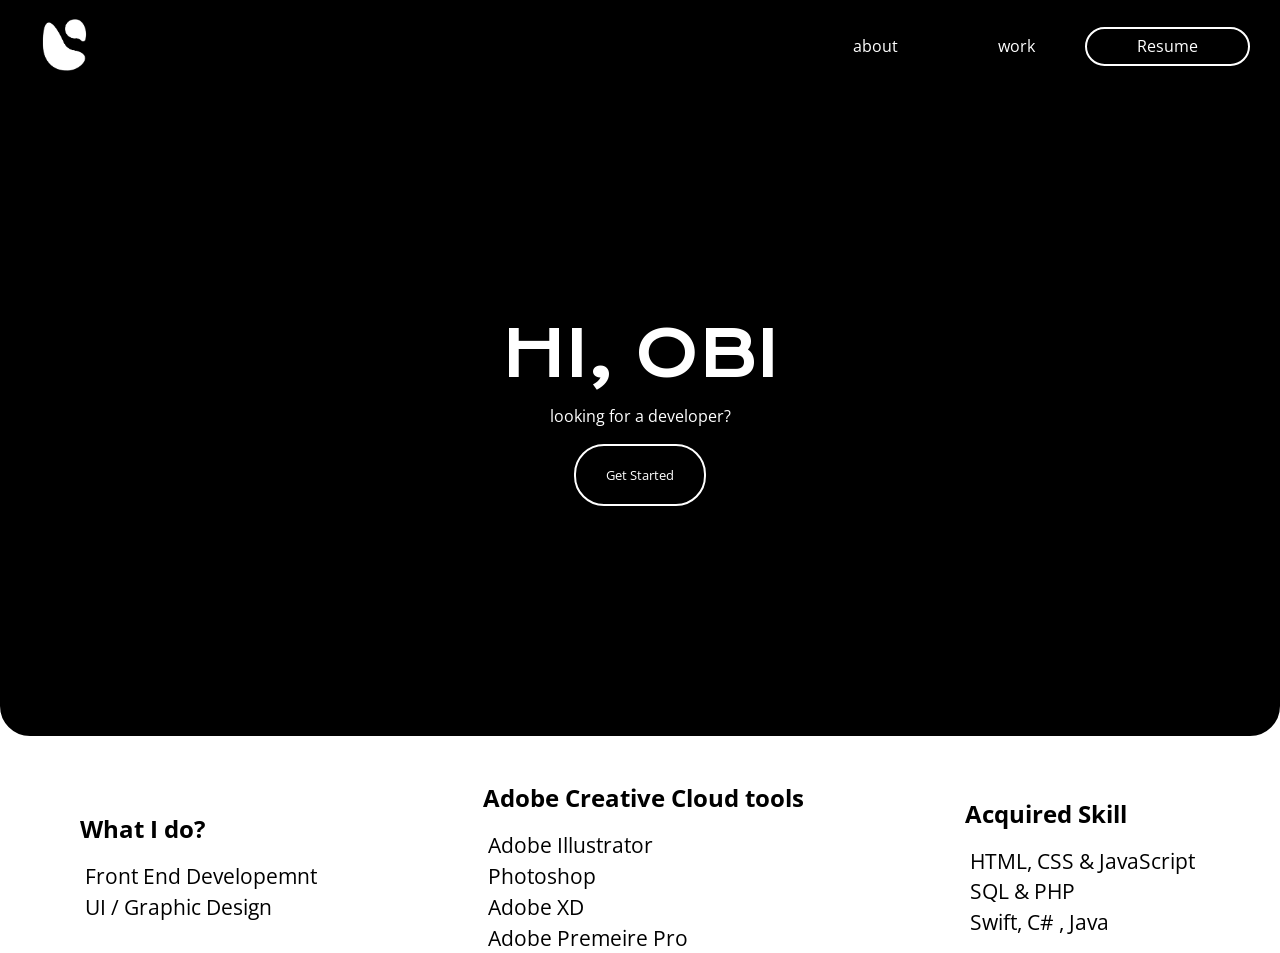
<file: index.html>
<!DOCTYPE html>
<html lang="en">
<head>
    <meta charset="UTF-8">
    <meta http-equiv="X-UA-Compatible" content="IE=edge">
    <meta name="viewport" content="width=device-width, initial-scale=1.0">
    <title>Home</title>
    <!-- Link to style Sheets -->
    <link rel="stylesheet" href="css/reset.css">
    <link rel="stylesheet" href="css/styles.css">
    <!-- Link font styles from google fonts -->
    <link rel="preconnect" href="https://fonts.gstatic.com">
    <link href="https://fonts.googleapis.com/css2?family=Krona+One&display=swap" rel="stylesheet">
    <link href="https://fonts.googleapis.com/css2?family=Exo&family=Krona+One&display=swap" rel="stylesheet">
    <link href="https://fonts.googleapis.com/css2?family=Exo&family=Open+Sans&display=swap" rel="stylesheet">

</head>
<body>
    <!-- Header containing my LOGO and links to navigate pages -->
    <header>
        <nav>
            <a href="index.html"><img src="images/logo.png" alt="logo-Image"></a>
            <ul>
                <li><a href="html/about.html">about</a></li>
                <li><a href="html/work.html">work</a></li>
                <li><a href="document/FrontendDeveloperres.pdf">Resume</a></li>
            </ul>
        </nav>
    </header>


    <!-- Main page of my Home page: This will contain my NAME a BUTTON, things I do and ACQUIRED SKIILS -->
    <main>
        <section id="main_Section">
            <article>
                <h1> HI, OBI </h1>
            <p> looking for a developer?</p>

            <!-- The BUTTON isnt an a tag link its an INPUT type hence -->
            <input type=button onClick="parent.location='html/about.html'" value='Get Started'>
            </article>
        </section>
        <aside>
            <ul>
                <li>What I do?</li>
                <li>Front End Developemnt</li>
                <li>UI / Graphic Design</li>
            </ul>

            <ul>
                <li>Adobe Creative Cloud tools</li>
                <li>Adobe Illustrator</li>
                <li>Photoshop</li>
                <li>Adobe XD</li>
                <li>Adobe Premeire Pro</li>
            </ul>

            <ul>
                <li>Acquired Skill</li>
                <li>HTML, CSS & JavaScript</li>
                <li>SQL & PHP</li>
                <li>Swift, C# , Java</li>
            </ul>
        </aside>
        
    </main>
</body>
</html>
</file>
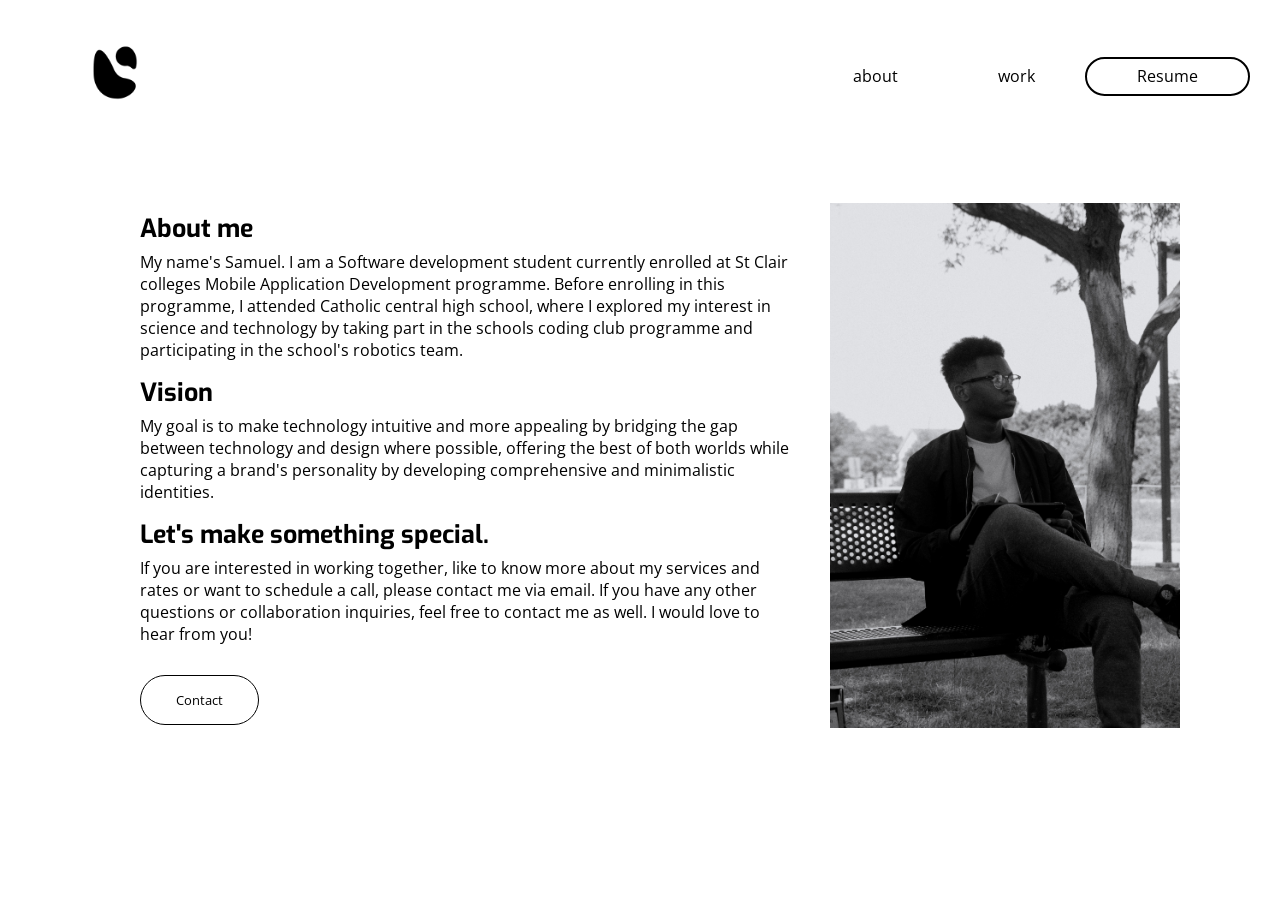
<file: html/about.html>
<!DOCTYPE html>
<html lang="en">

<head>
    <meta charset="UTF-8">
    <meta http-equiv="X-UA-Compatible" content="IE=edge">
    <meta name="viewport" content="width=device-width, initial-scale=1.0">
    <title>About</title>
    <!-- Link to style Sheets -->
    <link rel="stylesheet" href="../css/reset.css">
    <link rel="stylesheet" href="../css/styles.css">
    <!-- Link font styles from google fonts -->
    <link rel="preconnect" href="https://fonts.gstatic.com">
    <link href="https://fonts.googleapis.com/css2?family=Krona+One&display=swap" rel="stylesheet">
    <link href="https://fonts.googleapis.com/css2?family=Exo&family=Krona+One&display=swap" rel="stylesheet">
    <link href="https://fonts.googleapis.com/css2?family=Exo&family=Open+Sans&display=swap" rel="stylesheet">

</head>

<body>
    <header id="header">
        <nav id="aboutNav">
            <a href="../index.html"><img src="../images/blackLogo.png" alt="logo-Image"></a>
            <ul>
                <li><a href="about.html">about</a></li>
                <li><a href="work.html">work</a></li>
                <li><a href="../document/FrontendDeveloperres.pdf">Resume</a></li>
            </ul>
        </nav>
    </header>

    <main class="main" id="about">
        <img src="../images/aboutImage.jpeg" alt="about Image">
        <article>
            <h2>About me</h2>
            <p>
                My name's Samuel. I am a Software development student currently enrolled at St Clair colleges Mobile
                Application Development programme. Before enrolling in this programme, I attended Catholic central high
                school, where I explored my interest in science and technology by taking part in the schools coding club
                programme and participating in the school's robotics team.
            </p>

            <h2>Vision</h2>
            <p>
                My goal is to make technology intuitive and more appealing by bridging the gap between technology and
                design where possible, offering the best of both worlds while capturing a brand's personality by
                developing comprehensive and minimalistic identities.
            </p>
            <h2>Let's make something special.</h2>
            <p> If you are interested in working together, like to know more about my services and rates or want to
                schedule a call, please contact me via email. If you have any other questions or collaboration
                inquiries, feel free to contact me as well. I would love to hear from you!
            </p>
            <input type=button onClick="parent.location='contact.html'" value='Contact'>
        </article>

    </main>


</body>

</html>
</file>
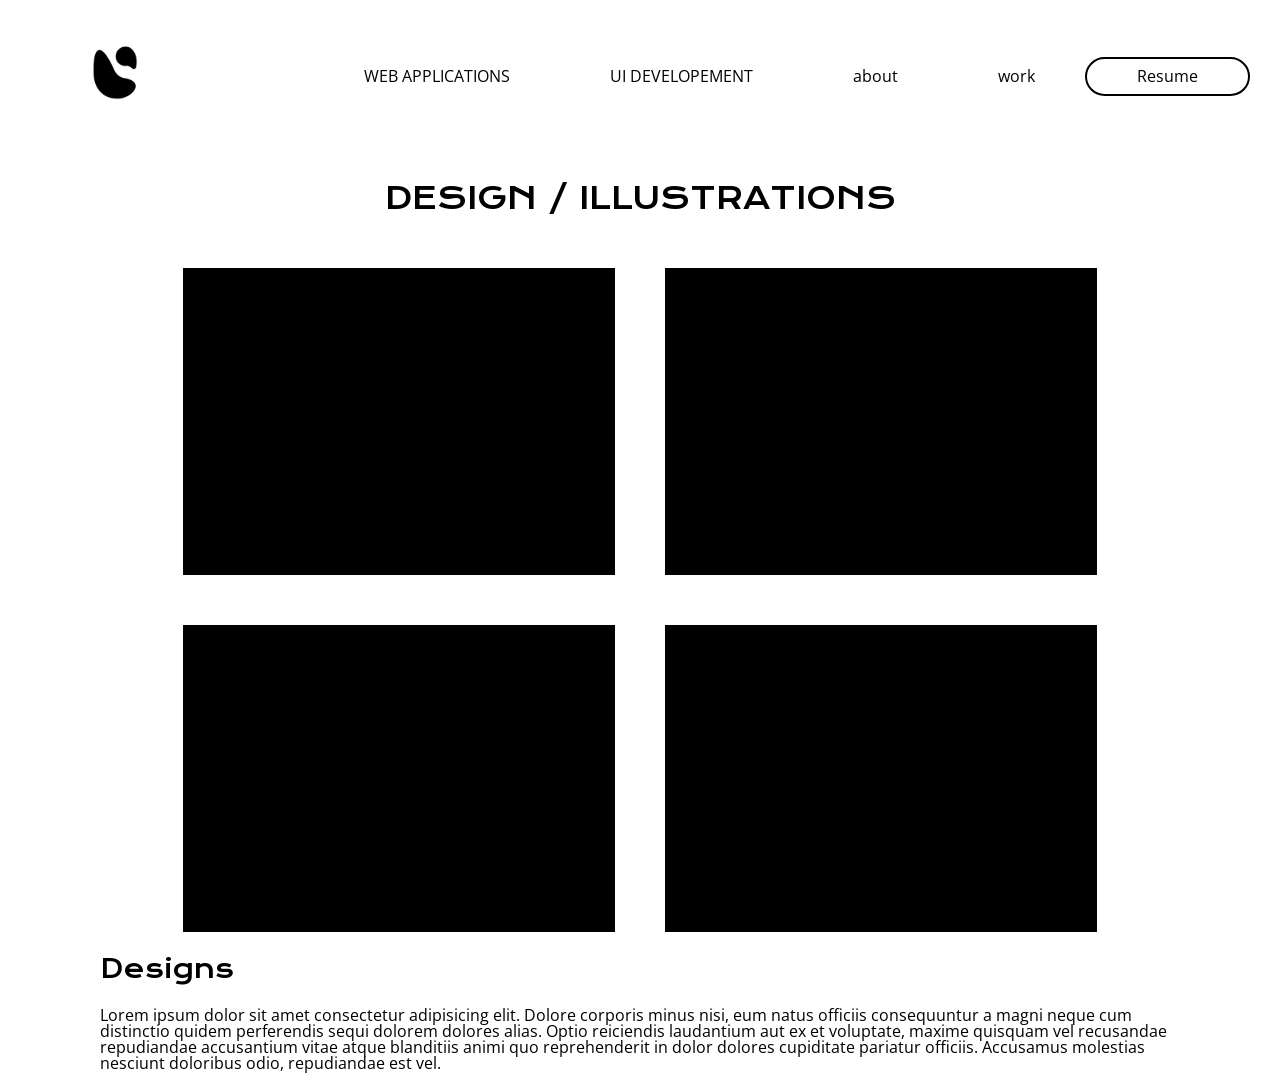
<file: html/Design.html>
<!DOCTYPE html>
<html lang="en">

<head>
    <meta charset="UTF-8">
    <meta http-equiv="X-UA-Compatible" content="IE=edge">
    <meta name="viewport" content="width=device-width, initial-scale=1.0">
    <title>Web Applications</title>
    <link rel="stylesheet" href="../css/reset.css">
    <link rel="stylesheet" href="../css/styles.css">
    <link rel="preconnect" href="https://fonts.gstatic.com">
    <link href="https://fonts.googleapis.com/css2?family=Krona+One&display=swap" rel="stylesheet">
    <link href="https://fonts.googleapis.com/css2?family=Exo&family=Krona+One&display=swap" rel="stylesheet">
    <link href="https://fonts.googleapis.com/css2?family=Exo&family=Open+Sans&display=swap" rel="stylesheet">

</head>

<body>
    <header id="header">
        <nav id="aboutNav">
            <a href="../index.html"><img src="../images/blackLogo.png" alt="logo-Image"></a>
            <ul>
                <li><a href="WebApplications.html">WEB APPLICATIONS</a></li>
                <li><a href="UI.html">UI DEVELOPEMENT</a></li>
                <li><a href="about.html">about</a></li>
                <li><a href="work.html">work</a></li>
                <li><a href="../document/FrontendDeveloperres.pdf">Resume</a></li>
            </ul>
        </nav>
    </header>
    <main class="main">
        <h3>DESIGN / ILLUSTRATIONS</h3>
        <section id="css-grid">
            <img src="../images/Square.png" alt="smaller Image">
            <img src="../images/Square.png" alt="smaller Image">
            <img src="../images/Square.png" alt="smaller Image">
            <img src="../images/Square.png" alt="smaller Image">

            <article>
                <h3>Designs</h3>
                <p>Lorem ipsum dolor sit amet consectetur adipisicing elit. Dolore corporis minus nisi, eum natus
                    officiis consequuntur a magni neque cum distinctio quidem perferendis sequi dolorem dolores alias.
                    Optio reiciendis laudantium aut ex et voluptate, maxime quisquam vel recusandae repudiandae
                    accusantium vitae atque blanditiis animi quo reprehenderit in dolor dolores cupiditate pariatur
                    officiis. Accusamus molestias nesciunt doloribus odio, repudiandae est vel.</p>
               
            </article>
            
        </section>


    </main>
</body>

</html>
</file>
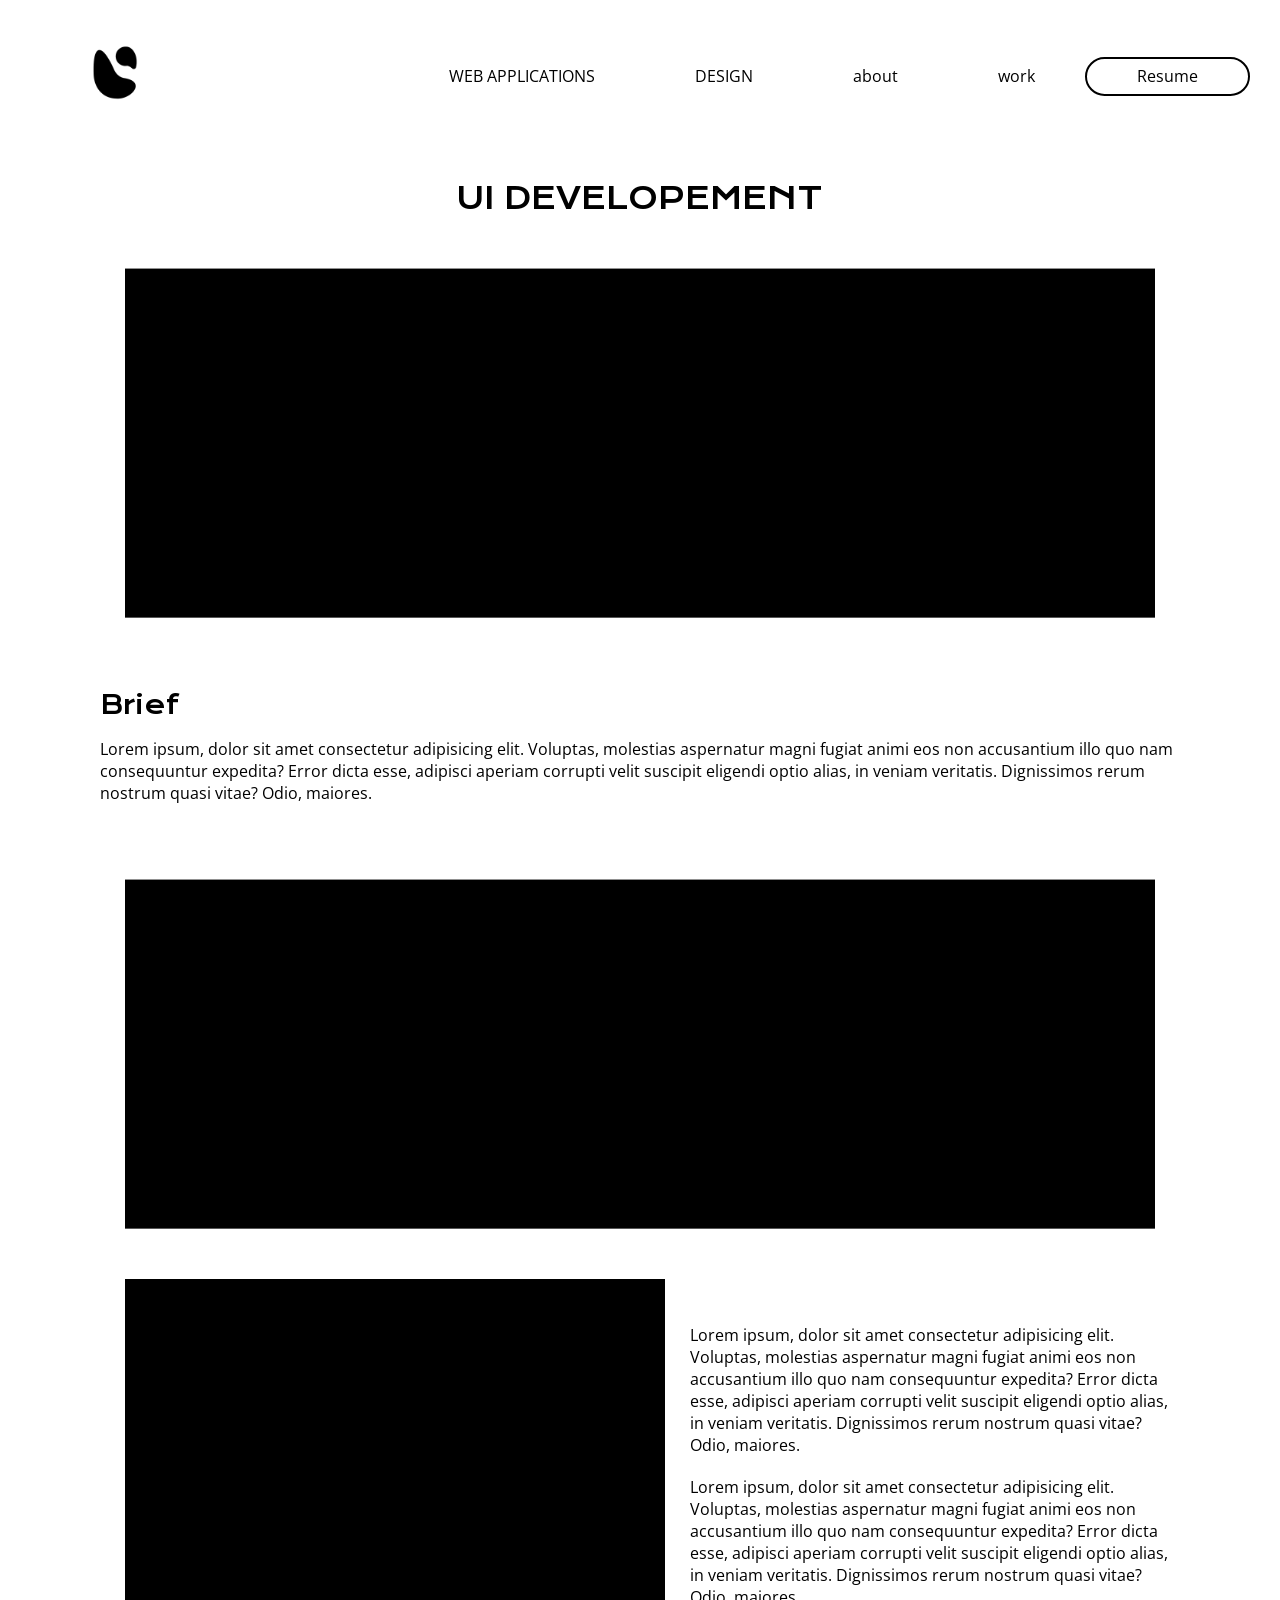
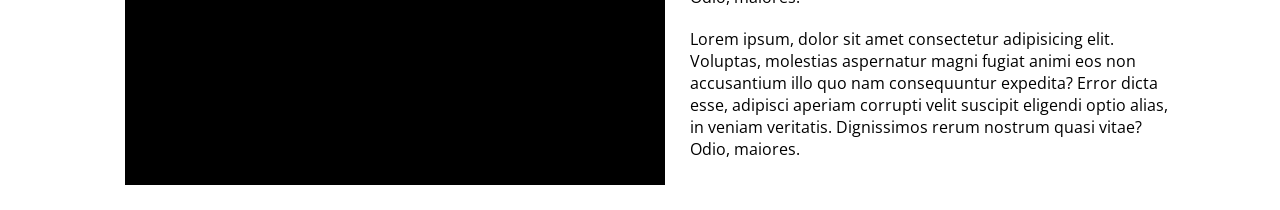
<file: html/UI.html>
<!DOCTYPE html>
<html lang="en">

<head>
    <meta charset="UTF-8">
    <meta http-equiv="X-UA-Compatible" content="IE=edge">
    <meta name="viewport" content="width=device-width, initial-scale=1.0">
    <title>UI Development</title>
    <link rel="stylesheet" href="../css/reset.css">
    <link rel="stylesheet" href="../css/styles.css">
    <link rel="preconnect" href="https://fonts.gstatic.com">
    <link href="https://fonts.googleapis.com/css2?family=Krona+One&display=swap" rel="stylesheet">
    <link href="https://fonts.googleapis.com/css2?family=Exo&family=Krona+One&display=swap" rel="stylesheet">
    <link href="https://fonts.googleapis.com/css2?family=Exo&family=Open+Sans&display=swap" rel="stylesheet">

</head>

<body>
    <header id="header">
        <nav id="aboutNav">
            <a href="../index.html"><img src="../images/blackLogo.png" alt="logo-Image"></a>
            <ul>
                <li><a href="WebApplications.html">WEB APPLICATIONS</a></li>
                <li><a href="Design.html">DESIGN</a></li>
                <li><a href="about.html">about</a></li>
                <li><a href="work.html">work</a></li>
                <li><a href="../document/FrontendDeveloperres.pdf">Resume</a></li>
            </ul>
        </nav>
    </header>
    <main id="work" class="main">
        <h3>UI DEVELOPEMENT</h3>
        <section>
            <img src="../images/Rectangle.png" alt="work Image Div">
            <article>
                <h3>Brief</h3>
                <p>Lorem ipsum, dolor sit amet consectetur adipisicing elit. Voluptas, molestias aspernatur magni fugiat
                    animi eos non accusantium illo quo nam consequuntur expedita? Error dicta esse, adipisci aperiam
                    corrupti velit suscipit eligendi optio alias, in veniam veritatis. Dignissimos rerum nostrum quasi
                    vitae? Odio, maiores.</p>
            </article>
        </section>
        <section>
            <img src="../images/Rectangle.png" alt="work Image Div">
        </section>
        <section>
            <img src="../images/Square.png" alt="smaller Image">
            <article>
               
                <p>Lorem ipsum, dolor sit amet consectetur adipisicing elit. Voluptas, molestias aspernatur magni fugiat
                    animi eos non accusantium illo quo nam consequuntur expedita? Error dicta esse, adipisci aperiam
                    corrupti velit suscipit eligendi optio alias, in veniam veritatis. Dignissimos rerum nostrum quasi
                    vitae? Odio, maiores.</p>
                <p>Lorem ipsum, dolor sit amet consectetur adipisicing elit. Voluptas, molestias aspernatur magni fugiat
                    animi eos non accusantium illo quo nam consequuntur expedita? Error dicta esse, adipisci aperiam
                    corrupti velit suscipit eligendi optio alias, in veniam veritatis. Dignissimos rerum nostrum quasi
                    vitae? Odio, maiores.</p>
                <p>Lorem ipsum, dolor sit amet consectetur adipisicing elit. Voluptas, molestias aspernatur magni fugiat
                    animi eos non accusantium illo quo nam consequuntur expedita? Error dicta esse, adipisci aperiam
                    corrupti velit suscipit eligendi optio alias, in veniam veritatis. Dignissimos rerum nostrum quasi
                    vitae? Odio, maiores.</p>
            </article>
        </section>
    </main>
</body>

</html>
</file>
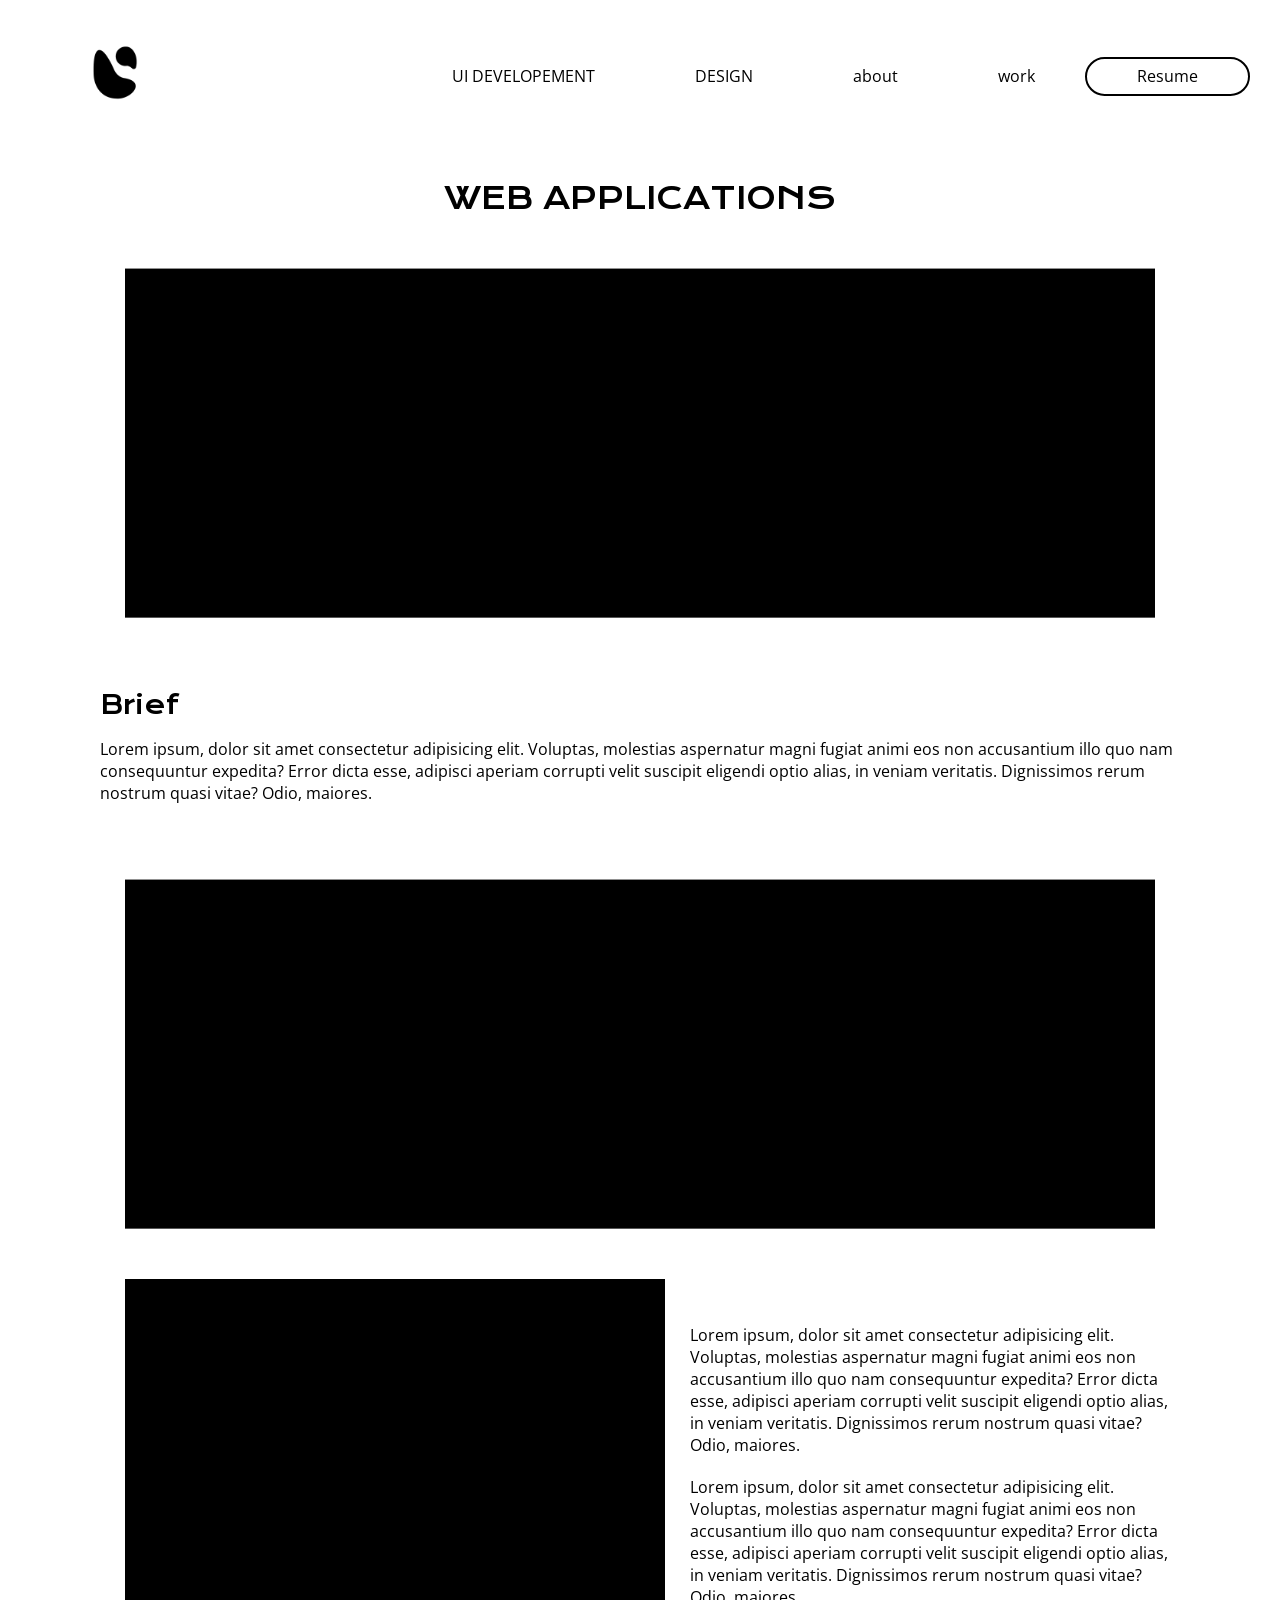
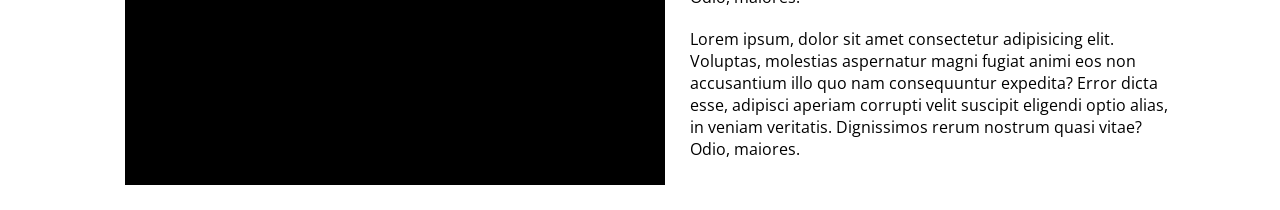
<file: html/WebApplications.html>
<!DOCTYPE html>
<html lang="en">

<head>
    <meta charset="UTF-8">
    <meta http-equiv="X-UA-Compatible" content="IE=edge">
    <meta name="viewport" content="width=device-width, initial-scale=1.0">
    <title>Web Applications</title>
    <link rel="stylesheet" href="../css/reset.css">
    <link rel="stylesheet" href="../css/styles.css">
    <link rel="preconnect" href="https://fonts.gstatic.com">
    <link href="https://fonts.googleapis.com/css2?family=Krona+One&display=swap" rel="stylesheet">
    <link href="https://fonts.googleapis.com/css2?family=Exo&family=Krona+One&display=swap" rel="stylesheet">
    <link href="https://fonts.googleapis.com/css2?family=Exo&family=Open+Sans&display=swap" rel="stylesheet">

</head>

<body>
    <header id="header">
        <nav id="aboutNav">
            <a href="../index.html"><img src="../images/blackLogo.png" alt="logo-Image"></a>
            <ul>
                <li><a href="UI.html">UI DEVELOPEMENT</a></li>
                <li><a href="Design.html">DESIGN</a></li>
                <li><a href="about.html">about</a></li>
                <li><a href="work.html">work</a></li>
                <li><a href="../document/FrontendDeveloperres.pdf">Resume</a></li>
            </ul>
        </nav>
    </header>
    <main id="work" class="main">
        <h3>WEB APPLICATIONS</h3>
        <section>
            <img src="../images/Rectangle.png" alt="work Image Div">
            <article>
                <h3>Brief</h3>
                <p>Lorem ipsum, dolor sit amet consectetur adipisicing elit. Voluptas, molestias aspernatur magni fugiat
                    animi eos non accusantium illo quo nam consequuntur expedita? Error dicta esse, adipisci aperiam
                    corrupti velit suscipit eligendi optio alias, in veniam veritatis. Dignissimos rerum nostrum quasi
                    vitae? Odio, maiores.</p>
            </article>
        </section>
        <section>
            <img src="../images/Rectangle.png" alt="work Image Div">
        </section>
        <section>
            <img src="../images/Square.png" alt="smaller Image">
            <article>
               
                <p>Lorem ipsum, dolor sit amet consectetur adipisicing elit. Voluptas, molestias aspernatur magni fugiat
                    animi eos non accusantium illo quo nam consequuntur expedita? Error dicta esse, adipisci aperiam
                    corrupti velit suscipit eligendi optio alias, in veniam veritatis. Dignissimos rerum nostrum quasi
                    vitae? Odio, maiores.</p>
                <p>Lorem ipsum, dolor sit amet consectetur adipisicing elit. Voluptas, molestias aspernatur magni fugiat
                    animi eos non accusantium illo quo nam consequuntur expedita? Error dicta esse, adipisci aperiam
                    corrupti velit suscipit eligendi optio alias, in veniam veritatis. Dignissimos rerum nostrum quasi
                    vitae? Odio, maiores.</p>
                <p>Lorem ipsum, dolor sit amet consectetur adipisicing elit. Voluptas, molestias aspernatur magni fugiat
                    animi eos non accusantium illo quo nam consequuntur expedita? Error dicta esse, adipisci aperiam
                    corrupti velit suscipit eligendi optio alias, in veniam veritatis. Dignissimos rerum nostrum quasi
                    vitae? Odio, maiores.</p>
            </article>
        </section>
    </main>
</body>

</html>
</file>
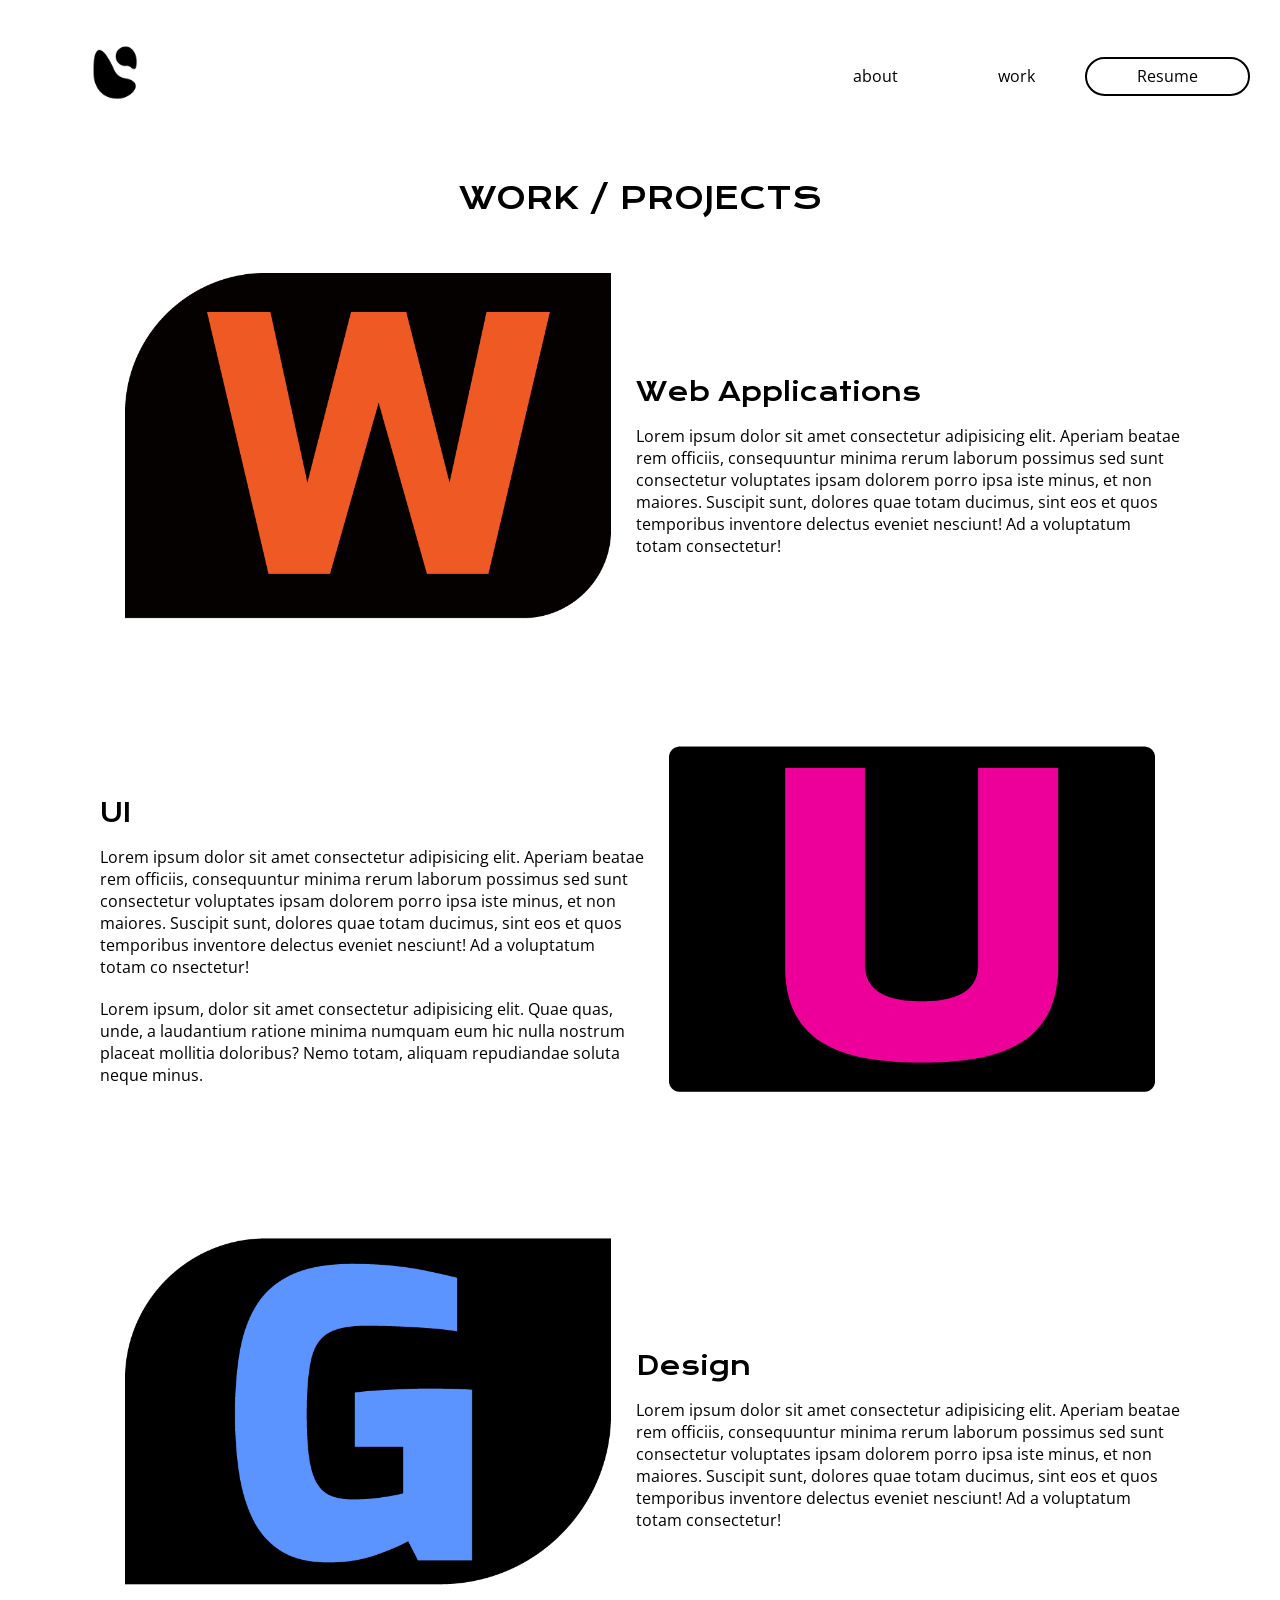
<file: html/work.html>
<!DOCTYPE html>
<html lang="en">

<head>
    <meta charset="UTF-8">
    <meta http-equiv="X-UA-Compatible" content="IE=edge">
    <meta name="viewport" content="width=device-width, initial-scale=1.0">
    <title>Work / Projects</title>
    <!-- Link to style Sheets -->
    <link rel="stylesheet" href="../css/reset.css">
    <link rel="stylesheet" href="../css/styles.css">
    <!-- Link the fonts for styling -->
    <link rel="preconnect" href="https://fonts.gstatic.com">
    <link href="https://fonts.googleapis.com/css2?family=Krona+One&display=swap" rel="stylesheet">
    <link href="https://fonts.googleapis.com/css2?family=Exo&family=Krona+One&display=swap" rel="stylesheet">
    <link href="https://fonts.googleapis.com/css2?family=Exo&family=Open+Sans&display=swap" rel="stylesheet">


</head>

<body>
    <!-- Header containing my LOGO and links to navigate pages -->
    <!-- Links here are modified to allow easy accesibility and prevent broken links -->
    <header id="header">
        <nav>
            <a href="../index.html"><img src="../images/blackLogo.png" alt="logo-Image"></a>
            <ul>
                <li><a href="about.html">about</a></li>
                <li><a href="work.html">work</a></li>
                <li><a href="../document/FrontendDeveloperres.pdf">Resume</a></li>
            </ul>
        </nav>
    </header>

    <main class="main">
        <h3>WORK / PROJECTS</h3>
        <section>
            <img src="../images/Web.png" alt="webDes">
            <article class="work_page">
                <a href="WebApplications.html">Web Applications</a>
                <p>Lorem ipsum dolor sit amet consectetur adipisicing elit. Aperiam beatae rem officiis, consequuntur
                    minima
                    rerum laborum possimus sed sunt consectetur voluptates ipsam dolorem porro ipsa iste minus, et non
                    maiores. Suscipit sunt, dolores quae totam ducimus, sint eos et quos temporibus inventore delectus
                    eveniet nesciunt! Ad a voluptatum totam consectetur!</p>
            </article>
        </section>

        <section>

            <article class="work_page">
                <a href="UI.html">UI</a>
                <p>Lorem ipsum dolor sit amet consectetur adipisicing elit. Aperiam beatae rem officiis, consequuntur
                    minima
                    rerum laborum possimus sed sunt consectetur voluptates ipsam dolorem porro ipsa iste minus, et non
                    maiores. Suscipit sunt, dolores quae totam ducimus, sint eos et quos temporibus inventore delectus
                    eveniet nesciunt! Ad a voluptatum totam co nsectetur!</p>
                <p>
                    Lorem ipsum, dolor sit amet consectetur adipisicing elit. Quae quas, unde, a laudantium ratione
                    minima numquam eum hic nulla nostrum placeat mollitia doloribus? Nemo totam, aliquam repudiandae
                    soluta neque minus.
                </p>
            </article>
            <img src="../images/UI.png" alt="webDes">
        </section>

        <section>
            <img src="../images/Graphic.png" alt="webDes">
            <article class="work_page">
                <a href="Design.html">Design</a>
               
                <p>Lorem ipsum dolor sit amet consectetur adipisicing elit. Aperiam beatae rem officiis, consequuntur
                    minima
                    rerum laborum possimus sed sunt consectetur voluptates ipsam dolorem porro ipsa iste minus, et non
                    maiores. Suscipit sunt, dolores quae totam ducimus, sint eos et quos temporibus inventore delectus
                    eveniet nesciunt! Ad a voluptatum totam consectetur!</p>
            </article>
        </section>

    </main>
</body>

</html>
</file>
<file: css/styles.css>
/* Header Styles & Content */
body {
  background-color: rgb(255, 255, 255);
}
.main {
  max-width: 1080px;
  width: 100%;
  margin: auto;
}
header nav {
  display: flex;
  flex-direction: row;
  background-color: black;
  align-items: center;
  justify-content: space-between;
}
nav img {
  width: 17%;
}
nav > a:first-child {
  padding-left: 30px;
}
nav ul {
  display: flex;
  flex-direction: row;
  align-items: center;
  padding-right: 30px;
}
nav a {
  padding: 15px 50px;
  color: white;
  text-decoration: none;
  font-family: "Open Sans", sans-serif;
}

nav ul > li:last-child {
  border: 2px solid white;
  border-radius: 30px;
  padding: 9px 0;
}

/* Body styles */
main #main_Section {
  display: flex;
  flex-direction: column;
  align-items: center;
  justify-content: center;
  padding: 200px;
  border: 30px solid black;
  border-bottom-left-radius: 30px;
  border-bottom-right-radius: 30px;
  background-color: black;
}

#main_Section article {
  display: flex;
  flex-direction: column;
  align-items: center;
  justify-content: center;
}
h1 {
  font-family: "Krona One";
  color: white;
  font-size: 5vw;
  padding-bottom: 22px;
}
article p {
  color: white;
  font-family: "Open Sans", sans-serif;
}
input[type="button"] {
  margin-top: 20px;
  border: 2px solid white;
  border-radius: 30px;
  padding: 15px;
  font-family: "Open Sans", sans-serif;
  background-color: black;
  color: white;
  padding: 20px 30px;
}

/* Aside Styles Front Page */
main aside {
  display: flex;
  flex-direction: row;
  align-items: center;
  justify-content: space-around;
  padding-top: 30px;
  font-family: "Open Sans", sans-serif;
}

aside ul > li {
  font-family: "Open Sans", sans-serif;
  padding: 5px;
  font-size: 1.3rem;
}
aside ul > li:first-child {
  font-family: "Open Sans", sans-serif;
  font-weight: bolder;
  padding: 20px 0px;
  font-size: 1.5rem;
}

/* ------------------------------------------------------------- */
/* About Page Styles  */

#header nav {
  background-color: rgb(255, 255, 255);
}
#header a {
  color: black;
}
#header nav img {
  width: 170px;
}
#header nav ul > li:last-child {
  border: 2px solid rgb(0, 0, 0);
  border-radius: 30px;
  padding: 9px 0;
}

body #about {
  margin-top: 50px;
  display: flex;
  flex-direction: row;
  justify-content: center;
  align-items: center;
  flex-direction: row-reverse;
}

#about > article {
  padding: 0px 40px;
  flex-direction: column-reverse;
}

img[alt="about Image"] {
  width: 100%;
  height: auto;
  max-width: 350px;
}
input[value="Contact"] {
  margin-top: 20px;
  border: 1.5px solid black;
  border-radius: 30px;
  font-family: "Open Sans", sans-serif;
  background-color: white;
  color: black;
  padding: 15px 35px;
}
h2 {
  font-family: "Exo", sans-serif;
  font-weight: bold;
  font-size: 25px;
  padding: 9px 0px 0px 0px;
  color: black;
}

#about p {
  font-size: 1rem;
  font-family: "Open Sans", sans-serif;
  color: black;
  line-height: normal;
  padding: 10px 0px;
}

/* ------------------------------------------------------------- */
/* WORK STYLES */
main > h3 {
  text-align: center;
  padding: 30px;
  font-size: 30px;
}
h3 {
  font-family: "Krona One";
  font-size: 25px;
  text-transform: capitalize;
}
.work_page a  {
  text-decoration: none;
  font-family: "Krona One", sans-serif;
  font-size: 25px;
  color: black;

}
.work_page a:visited{
  color: black;
}

.work_page a:hover{
  font-size: 30px;
}

img[alt="webDes"] {
  width: 45%;
}

section {
  display: flex;
}
section article {
  display: flex;
  flex-direction: column;
  justify-content: center;
}
section img {
  margin: 25px;
}
.work_page p {
  color: black;
  padding-top: 20px;
  font-family: "Open Sans", sans-serif;
  font-size: 1rem;
  line-height: normal;
}

/* ------------------------------------------------------------- */
/* Sub Work */

body #work > section {
 flex-direction: column;
}
#work article{
  padding-top: 50px;
  padding-bottom: 50px;
}
#work p{
  color: black;
  padding-top: 20px;
  font-family: "Open Sans", sans-serif;
  font-size: 1rem;
  line-height: normal;
  margin: auto;
}

#work section:last-child{
  flex-direction: row;
}

#work section:last-child >img{
  width: 50%;
}

/* Logo Designs & Illustration (Using css grid) */

#css-grid {
  display: flex;
  flex-wrap: wrap;
  justify-content:center;
  
}
#css-grid img {
  width: 40%;
  position: relative;
}

#css-grid  p{
  padding-top: 25px;
  color: black;
}
</file>
